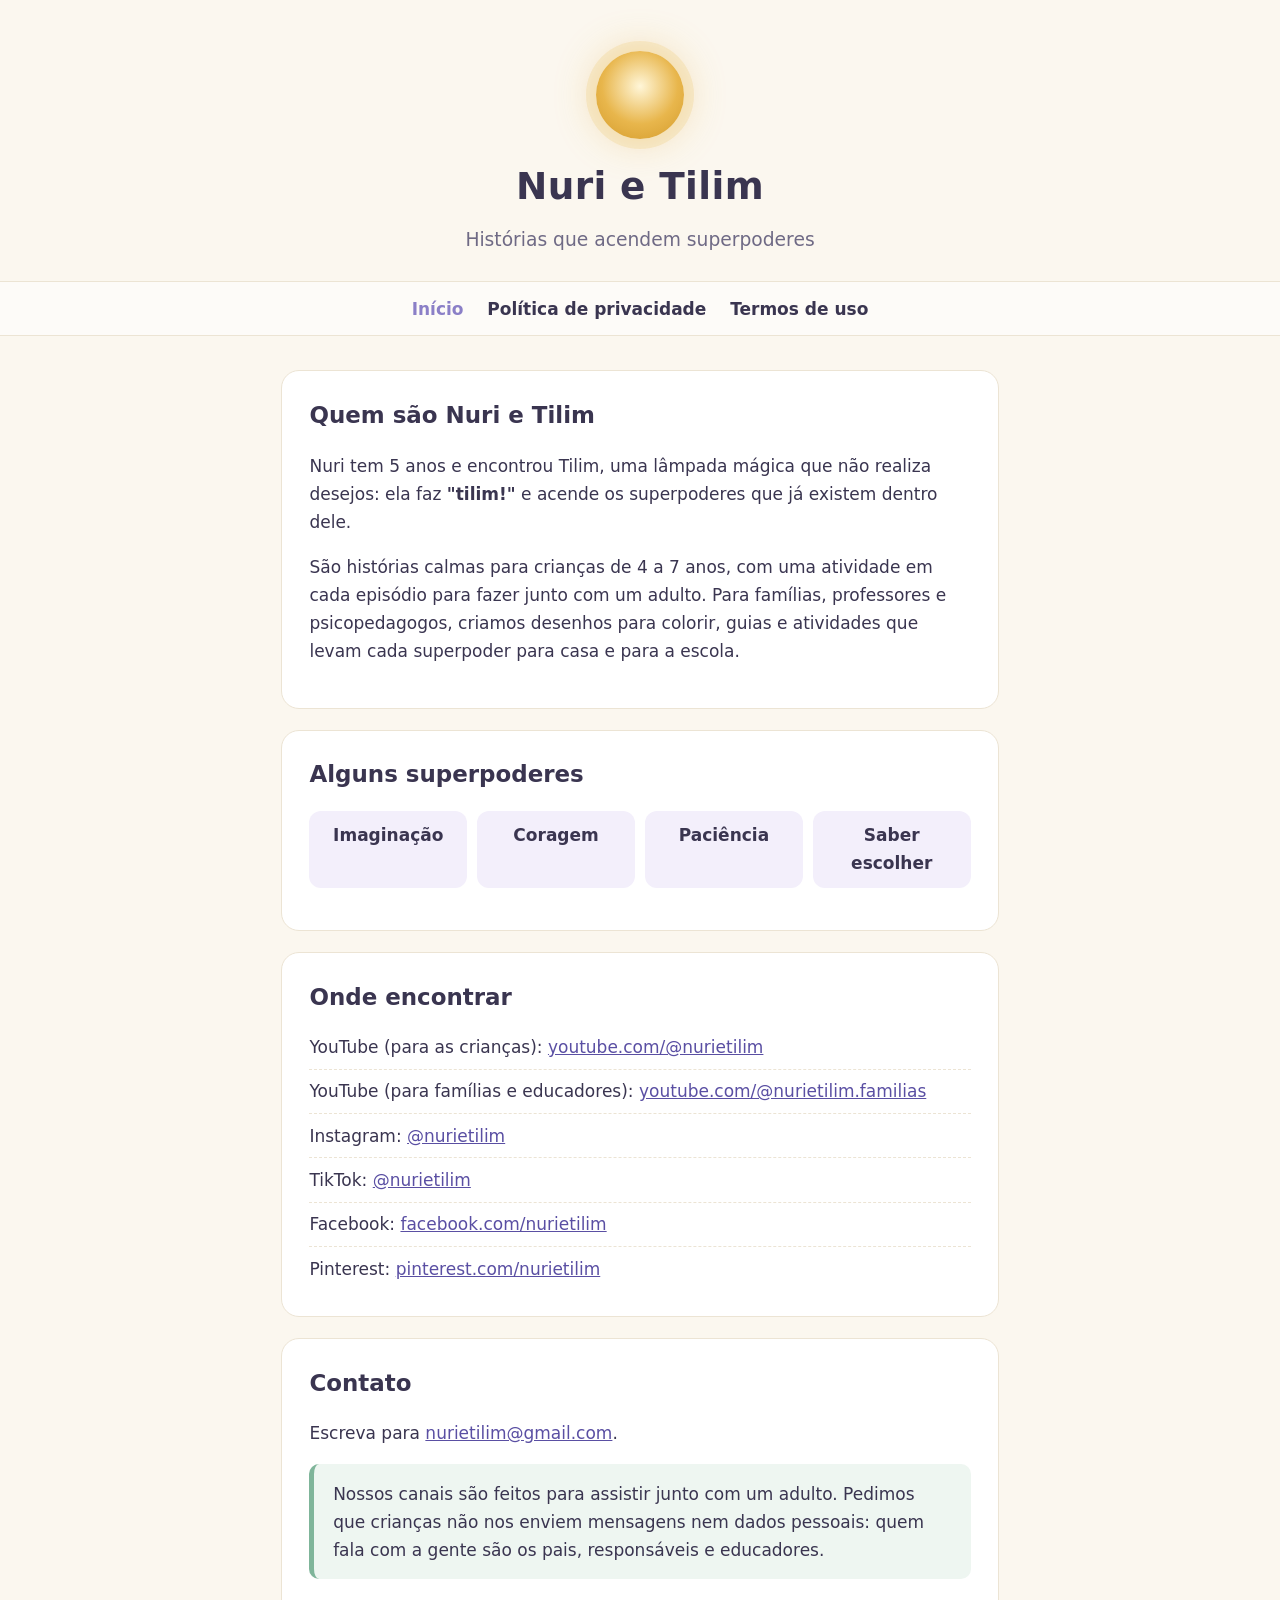
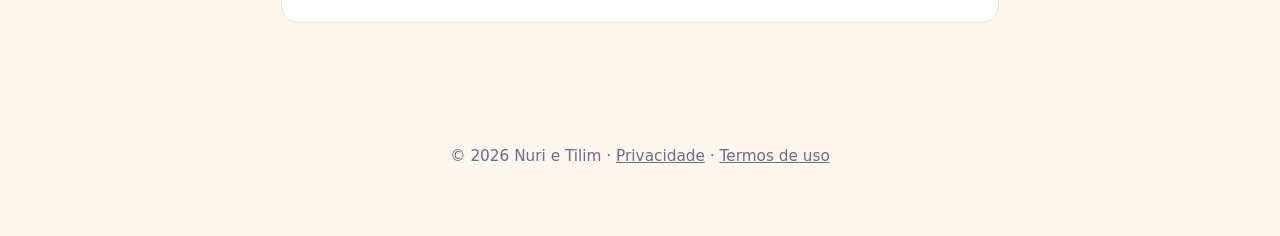
<file: index.html>
<!DOCTYPE html>
<html lang="pt-BR">
<head>
  <meta charset="utf-8">
  <meta name="viewport" content="width=device-width, initial-scale=1">
  <title>Nuri e Tilim — histórias que acendem superpoderes</title>
  <meta name="description" content="Histórias calmas e atividades para crianças de 4 a 7 anos, com materiais para famílias e educadores.">
  <link rel="stylesheet" href="style.css">
</head>
<body>
  <header>
    <div class="lampada" aria-hidden="true"></div>
    <h1>Nuri e Tilim</h1>
    <p class="subtitulo">Histórias que acendem superpoderes</p>
  </header>

  <nav aria-label="Navegação principal">
    <a href="index.html" aria-current="page">Início</a>
    <a href="privacidade.html">Política de privacidade</a>
    <a href="termos.html">Termos de uso</a>
  </nav>

  <main>
    <section class="cartao">
      <h2>Quem são Nuri e Tilim</h2>
      <p>Nuri tem 5 anos e encontrou Tilim, uma lâmpada mágica que não realiza desejos: ela faz <strong>"tilim!"</strong> e acende os superpoderes que já existem dentro dele.</p>
      <p>São histórias calmas para crianças de 4 a 7 anos, com uma atividade em cada episódio para fazer junto com um adulto. Para famílias, professores e psicopedagogos, criamos desenhos para colorir, guias e atividades que levam cada superpoder para casa e para a escola.</p>
    </section>

    <section class="cartao">
      <h2>Alguns superpoderes</h2>
      <ul class="poderes">
        <li>Imaginação</li>
        <li>Coragem</li>
        <li>Paciência</li>
        <li>Saber escolher</li>
      </ul>
    </section>

    <section class="cartao">
      <h2>Onde encontrar</h2>
      <ul class="canais">
        <li>YouTube (para as crianças): <a href="https://www.youtube.com/@nurietilim">youtube.com/@nurietilim</a></li>
        <li>YouTube (para famílias e educadores): <a href="https://www.youtube.com/@nurietilim.familias">youtube.com/@nurietilim.familias</a></li>
        <li>Instagram: <a href="https://www.instagram.com/nurietilim/">@nurietilim</a></li>
        <li>TikTok: <a href="https://www.tiktok.com/@nurietilim">@nurietilim</a></li>
        <li>Facebook: <a href="https://www.facebook.com/nurietilim">facebook.com/nurietilim</a></li>
        <li>Pinterest: <a href="https://br.pinterest.com/nurietilim/">pinterest.com/nurietilim</a></li>
      </ul>
    </section>

    <section class="cartao">
      <h2>Contato</h2>
      <p>Escreva para <a href="mailto:nurietilim@gmail.com">nurietilim@gmail.com</a>.</p>
      <p class="aviso">Nossos canais são feitos para assistir junto com um adulto. Pedimos que crianças não nos enviem mensagens nem dados pessoais: quem fala com a gente são os pais, responsáveis e educadores.</p>
    </section>
  </main>

  <footer>
    <p>© 2026 Nuri e Tilim · <a href="privacidade.html">Privacidade</a> · <a href="termos.html">Termos de uso</a></p>
  </footer>
</body>
</html>
</file>
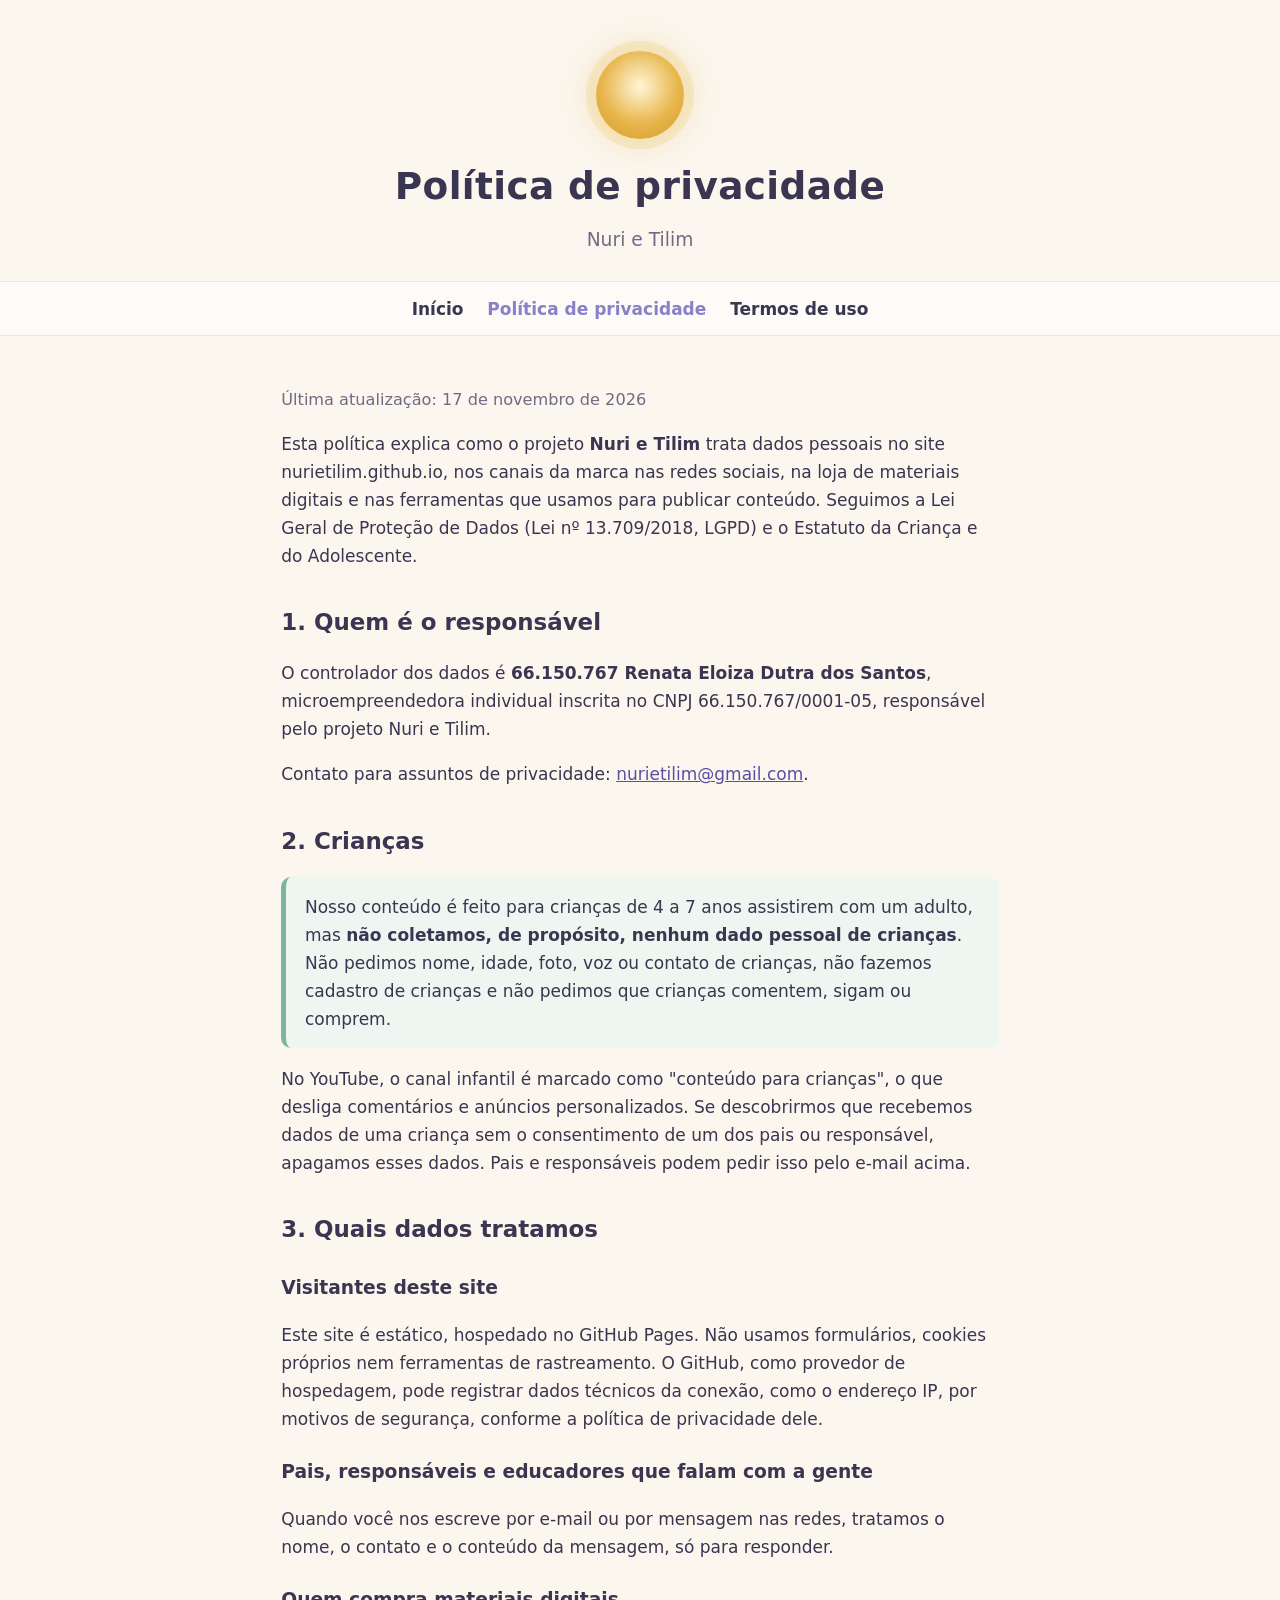
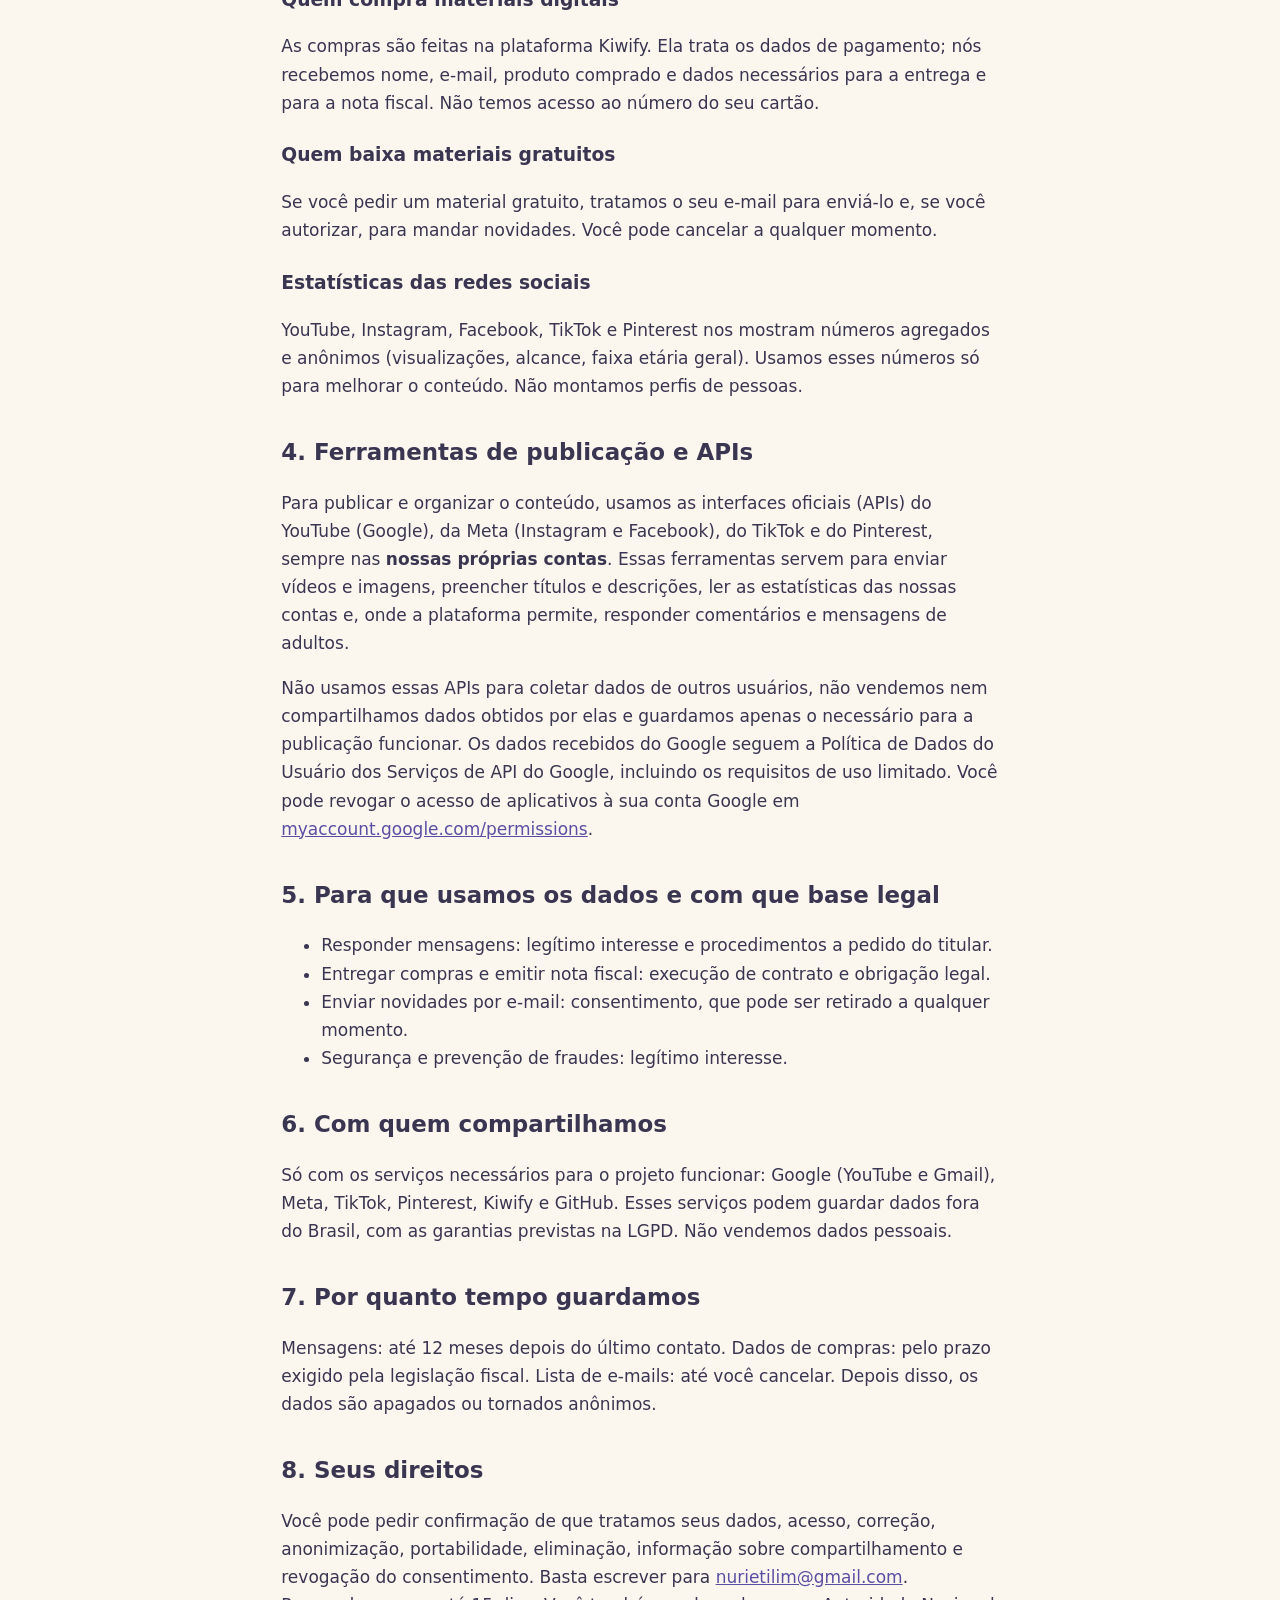
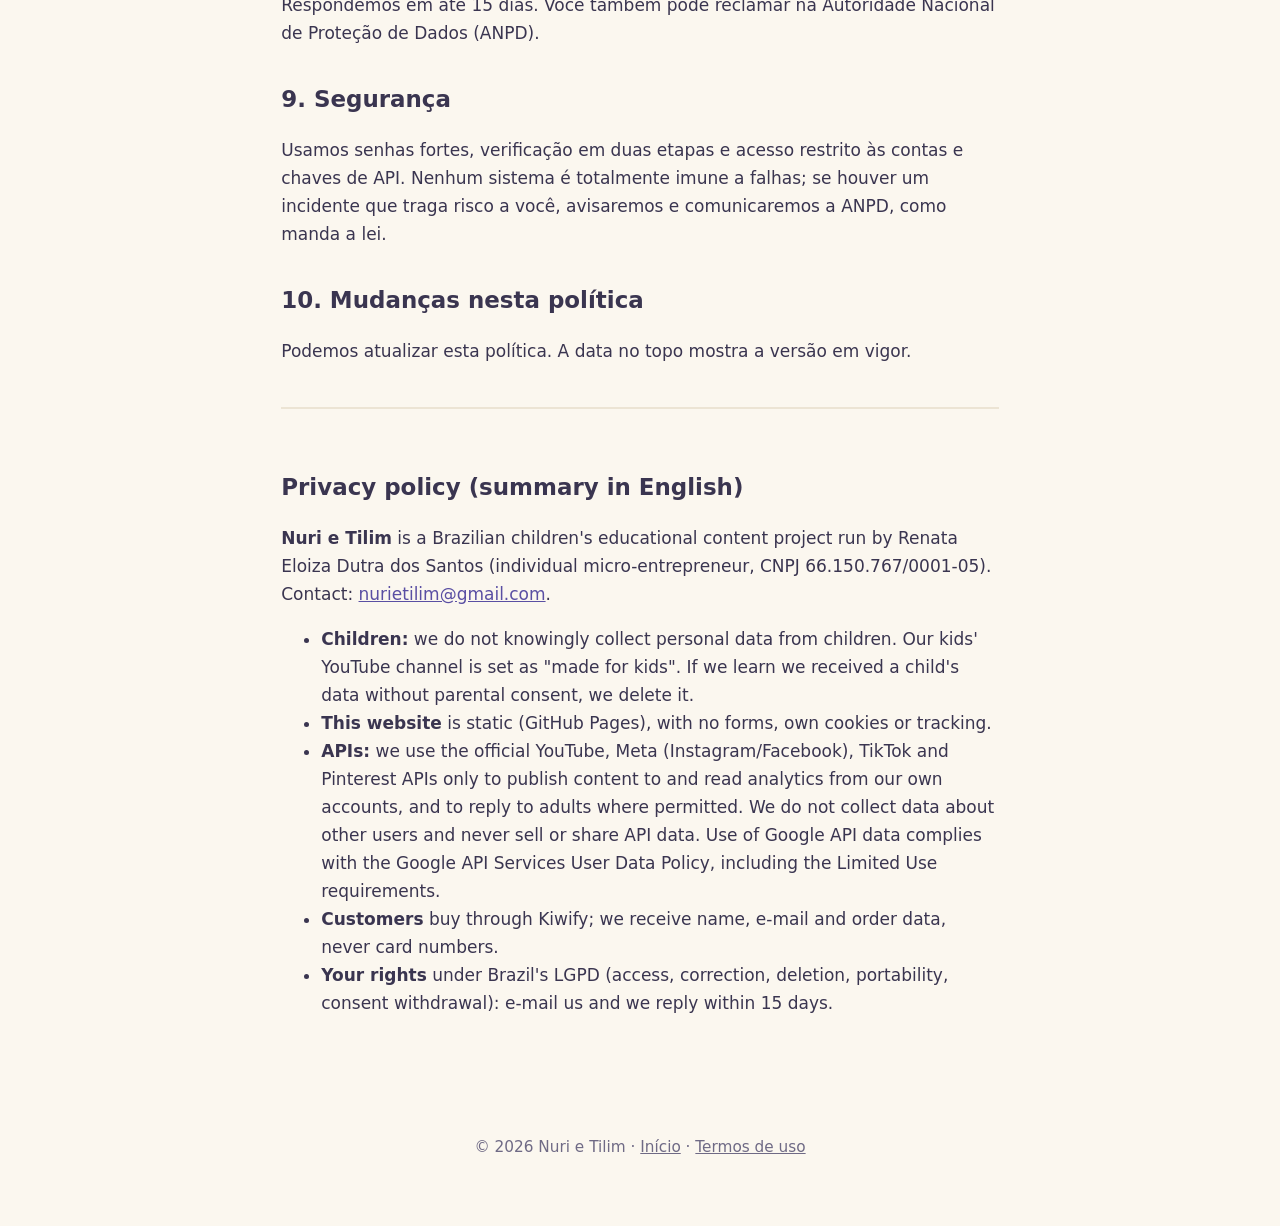
<file: privacidade.html>
<!DOCTYPE html>
<html lang="pt-BR">
<head>
  <meta charset="utf-8">
  <meta name="viewport" content="width=device-width, initial-scale=1">
  <title>Política de privacidade — Nuri e Tilim</title>
  <meta name="description" content="Como Nuri e Tilim trata dados pessoais, em conformidade com a LGPD.">
  <link rel="stylesheet" href="style.css">
</head>
<body>
  <header>
    <div class="lampada" aria-hidden="true"></div>
    <h1>Política de privacidade</h1>
    <p class="subtitulo">Nuri e Tilim</p>
  </header>

  <nav aria-label="Navegação principal">
    <a href="index.html">Início</a>
    <a href="privacidade.html" aria-current="page">Política de privacidade</a>
    <a href="termos.html">Termos de uso</a>
  </nav>

  <main>
    <p class="atualizado">Última atualização: 17 de novembro de 2026</p>

    <p>Esta política explica como o projeto <strong>Nuri e Tilim</strong> trata dados pessoais no site nurietilim.github.io, nos canais da marca nas redes sociais, na loja de materiais digitais e nas ferramentas que usamos para publicar conteúdo. Seguimos a Lei Geral de Proteção de Dados (Lei nº 13.709/2018, LGPD) e o Estatuto da Criança e do Adolescente.</p>

    <h2>1. Quem é o responsável</h2>
    <p>O controlador dos dados é <strong>66.150.767 Renata Eloiza Dutra dos Santos</strong>, microempreendedora individual inscrita no CNPJ 66.150.767/0001-05, responsável pelo projeto Nuri e Tilim.</p>
    <p>Contato para assuntos de privacidade: <a href="mailto:nurietilim@gmail.com">nurietilim@gmail.com</a>.</p>

    <h2>2. Crianças</h2>
    <p class="aviso">Nosso conteúdo é feito para crianças de 4 a 7 anos assistirem com um adulto, mas <strong>não coletamos, de propósito, nenhum dado pessoal de crianças</strong>. Não pedimos nome, idade, foto, voz ou contato de crianças, não fazemos cadastro de crianças e não pedimos que crianças comentem, sigam ou comprem.</p>
    <p>No YouTube, o canal infantil é marcado como "conteúdo para crianças", o que desliga comentários e anúncios personalizados. Se descobrirmos que recebemos dados de uma criança sem o consentimento de um dos pais ou responsável, apagamos esses dados. Pais e responsáveis podem pedir isso pelo e-mail acima.</p>

    <h2>3. Quais dados tratamos</h2>
    <h3>Visitantes deste site</h3>
    <p>Este site é estático, hospedado no GitHub Pages. Não usamos formulários, cookies próprios nem ferramentas de rastreamento. O GitHub, como provedor de hospedagem, pode registrar dados técnicos da conexão, como o endereço IP, por motivos de segurança, conforme a política de privacidade dele.</p>

    <h3>Pais, responsáveis e educadores que falam com a gente</h3>
    <p>Quando você nos escreve por e-mail ou por mensagem nas redes, tratamos o nome, o contato e o conteúdo da mensagem, só para responder.</p>

    <h3>Quem compra materiais digitais</h3>
    <p>As compras são feitas na plataforma Kiwify. Ela trata os dados de pagamento; nós recebemos nome, e-mail, produto comprado e dados necessários para a entrega e para a nota fiscal. Não temos acesso ao número do seu cartão.</p>

    <h3>Quem baixa materiais gratuitos</h3>
    <p>Se você pedir um material gratuito, tratamos o seu e-mail para enviá-lo e, se você autorizar, para mandar novidades. Você pode cancelar a qualquer momento.</p>

    <h3>Estatísticas das redes sociais</h3>
    <p>YouTube, Instagram, Facebook, TikTok e Pinterest nos mostram números agregados e anônimos (visualizações, alcance, faixa etária geral). Usamos esses números só para melhorar o conteúdo. Não montamos perfis de pessoas.</p>

    <h2>4. Ferramentas de publicação e APIs</h2>
    <p>Para publicar e organizar o conteúdo, usamos as interfaces oficiais (APIs) do YouTube (Google), da Meta (Instagram e Facebook), do TikTok e do Pinterest, sempre nas <strong>nossas próprias contas</strong>. Essas ferramentas servem para enviar vídeos e imagens, preencher títulos e descrições, ler as estatísticas das nossas contas e, onde a plataforma permite, responder comentários e mensagens de adultos.</p>
    <p>Não usamos essas APIs para coletar dados de outros usuários, não vendemos nem compartilhamos dados obtidos por elas e guardamos apenas o necessário para a publicação funcionar. Os dados recebidos do Google seguem a Política de Dados do Usuário dos Serviços de API do Google, incluindo os requisitos de uso limitado. Você pode revogar o acesso de aplicativos à sua conta Google em <a href="https://myaccount.google.com/permissions">myaccount.google.com/permissions</a>.</p>

    <h2>5. Para que usamos os dados e com que base legal</h2>
    <ul>
      <li>Responder mensagens: legítimo interesse e procedimentos a pedido do titular.</li>
      <li>Entregar compras e emitir nota fiscal: execução de contrato e obrigação legal.</li>
      <li>Enviar novidades por e-mail: consentimento, que pode ser retirado a qualquer momento.</li>
      <li>Segurança e prevenção de fraudes: legítimo interesse.</li>
    </ul>

    <h2>6. Com quem compartilhamos</h2>
    <p>Só com os serviços necessários para o projeto funcionar: Google (YouTube e Gmail), Meta, TikTok, Pinterest, Kiwify e GitHub. Esses serviços podem guardar dados fora do Brasil, com as garantias previstas na LGPD. Não vendemos dados pessoais.</p>

    <h2>7. Por quanto tempo guardamos</h2>
    <p>Mensagens: até 12 meses depois do último contato. Dados de compras: pelo prazo exigido pela legislação fiscal. Lista de e-mails: até você cancelar. Depois disso, os dados são apagados ou tornados anônimos.</p>

    <h2>8. Seus direitos</h2>
    <p>Você pode pedir confirmação de que tratamos seus dados, acesso, correção, anonimização, portabilidade, eliminação, informação sobre compartilhamento e revogação do consentimento. Basta escrever para <a href="mailto:nurietilim@gmail.com">nurietilim@gmail.com</a>. Respondemos em até 15 dias. Você também pode reclamar na Autoridade Nacional de Proteção de Dados (ANPD).</p>

    <h2>9. Segurança</h2>
    <p>Usamos senhas fortes, verificação em duas etapas e acesso restrito às contas e chaves de API. Nenhum sistema é totalmente imune a falhas; se houver um incidente que traga risco a você, avisaremos e comunicaremos a ANPD, como manda a lei.</p>

    <h2>10. Mudanças nesta política</h2>
    <p>Podemos atualizar esta política. A data no topo mostra a versão em vigor.</p>

    <section class="en" lang="en">
      <h2>Privacy policy (summary in English)</h2>
      <p><strong>Nuri e Tilim</strong> is a Brazilian children's educational content project run by Renata Eloiza Dutra dos Santos (individual micro-entrepreneur, CNPJ 66.150.767/0001-05). Contact: <a href="mailto:nurietilim@gmail.com">nurietilim@gmail.com</a>.</p>
      <ul>
        <li><strong>Children:</strong> we do not knowingly collect personal data from children. Our kids' YouTube channel is set as "made for kids". If we learn we received a child's data without parental consent, we delete it.</li>
        <li><strong>This website</strong> is static (GitHub Pages), with no forms, own cookies or tracking.</li>
        <li><strong>APIs:</strong> we use the official YouTube, Meta (Instagram/Facebook), TikTok and Pinterest APIs only to publish content to and read analytics from our own accounts, and to reply to adults where permitted. We do not collect data about other users and never sell or share API data. Use of Google API data complies with the Google API Services User Data Policy, including the Limited Use requirements.</li>
        <li><strong>Customers</strong> buy through Kiwify; we receive name, e-mail and order data, never card numbers.</li>
        <li><strong>Your rights</strong> under Brazil's LGPD (access, correction, deletion, portability, consent withdrawal): e-mail us and we reply within 15 days.</li>
      </ul>
    </section>
  </main>

  <footer>
    <p>© 2026 Nuri e Tilim · <a href="index.html">Início</a> · <a href="termos.html">Termos de uso</a></p>
  </footer>
</body>
</html>
</file>
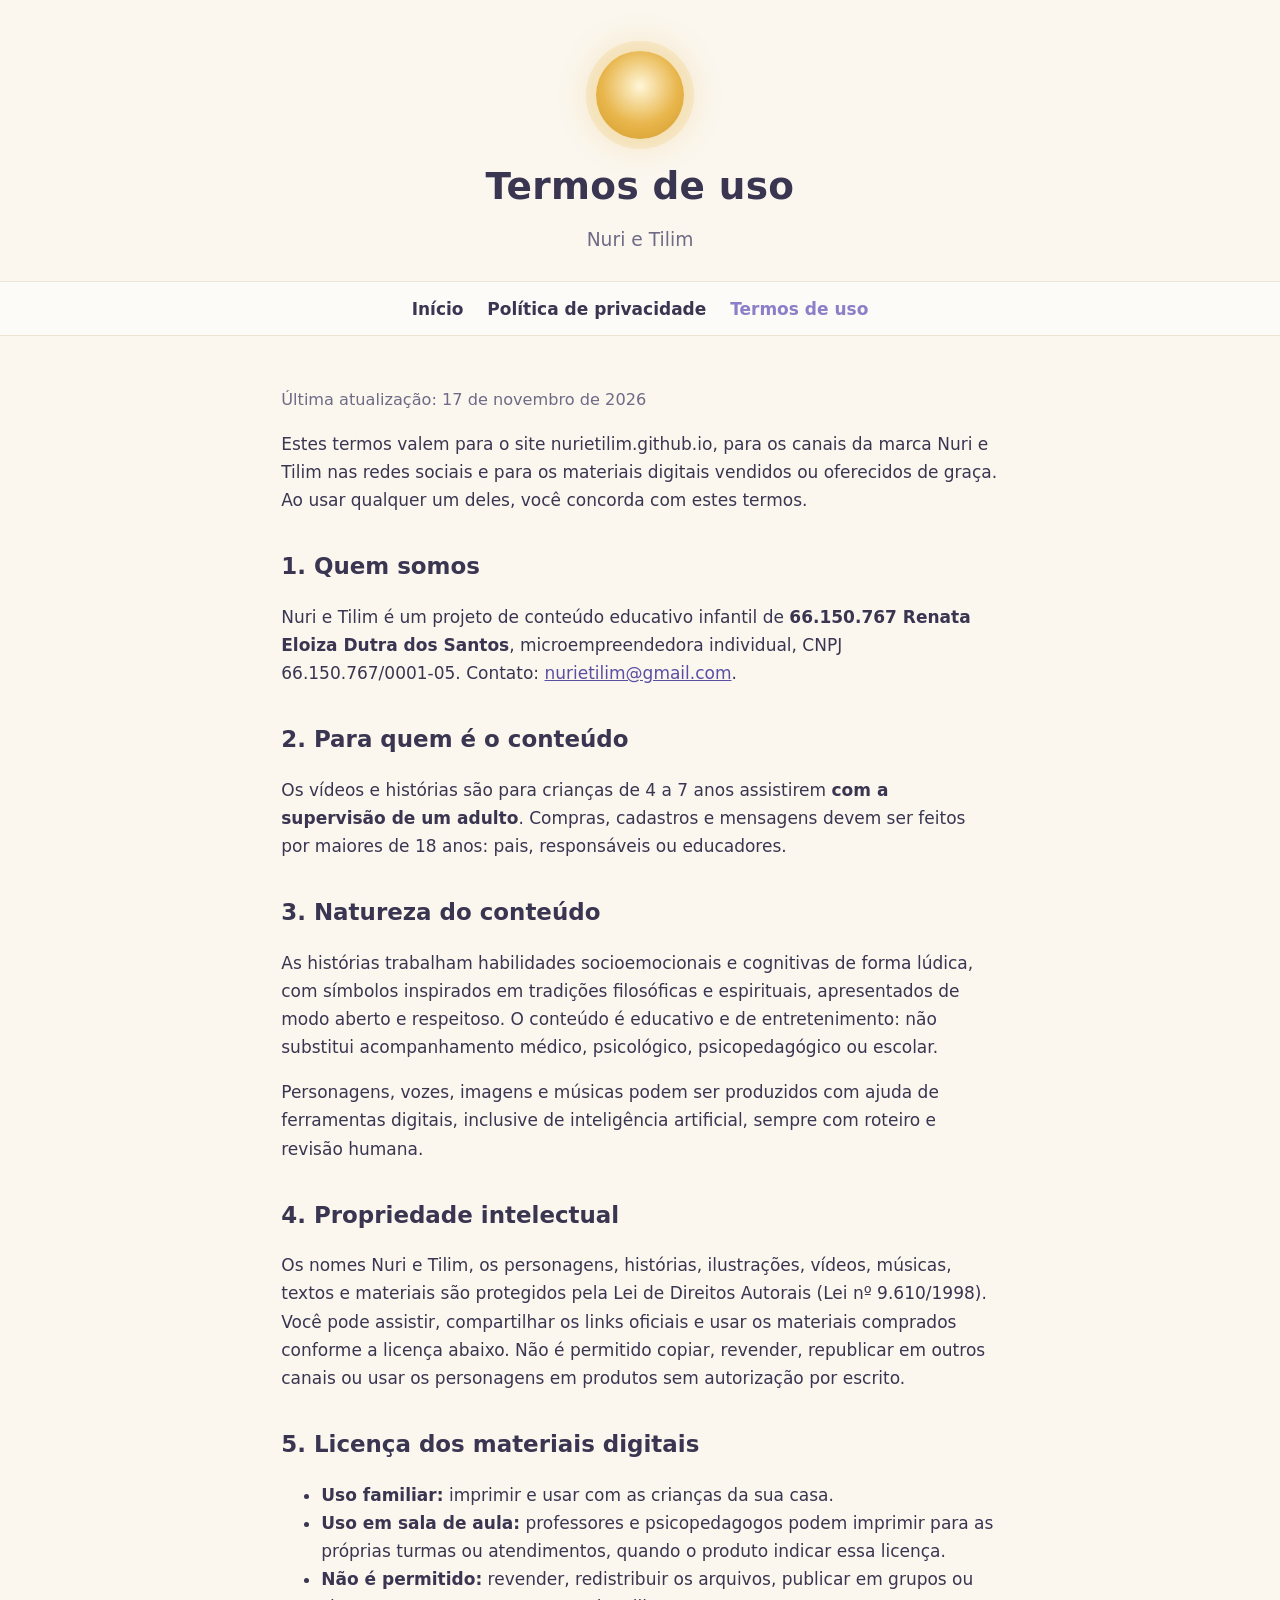
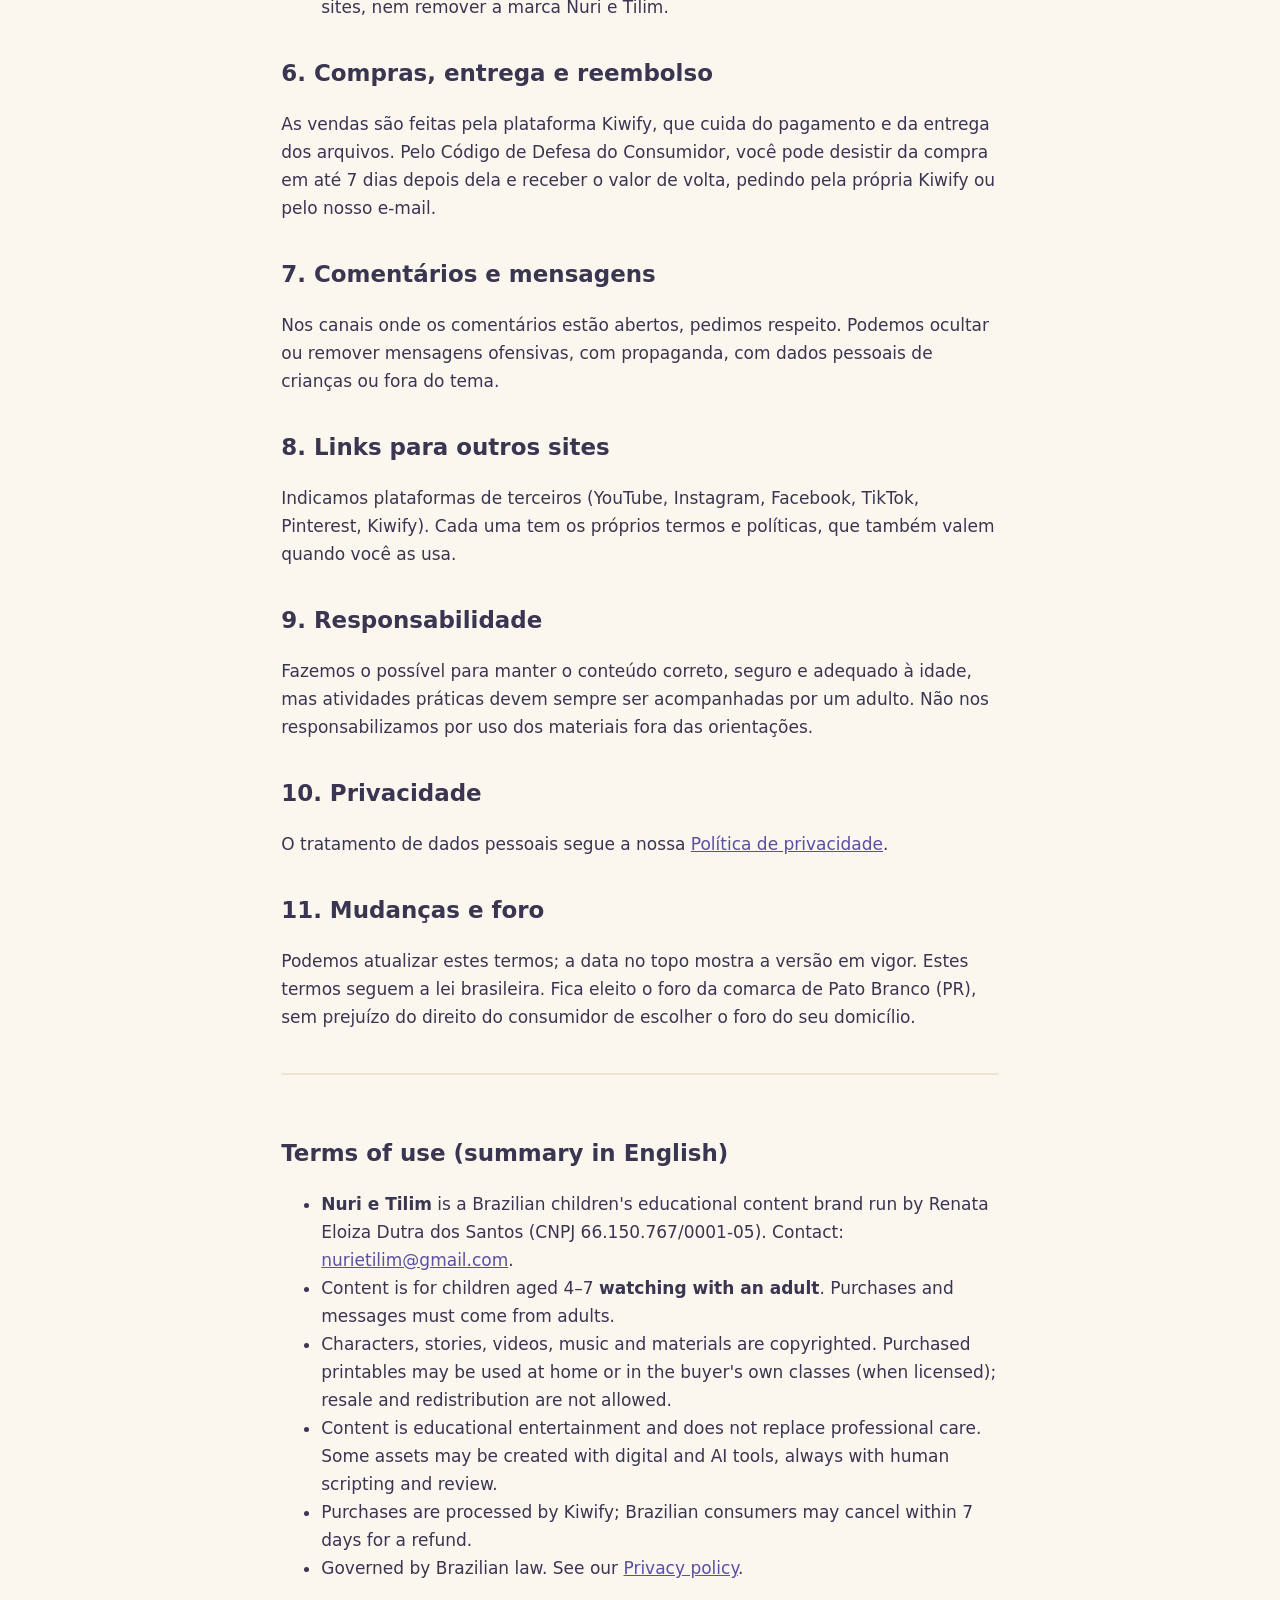
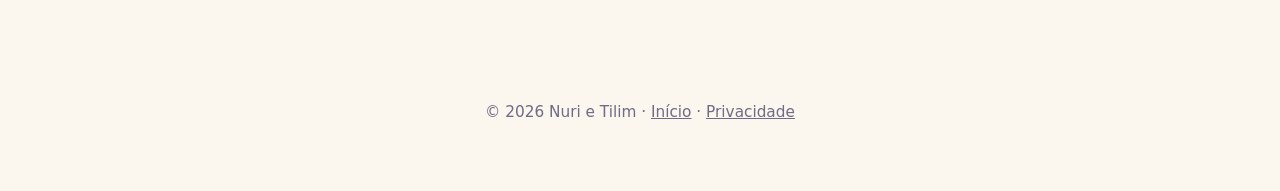
<file: termos.html>
<!DOCTYPE html>
<html lang="pt-BR">
<head>
  <meta charset="utf-8">
  <meta name="viewport" content="width=device-width, initial-scale=1">
  <title>Termos de uso — Nuri e Tilim</title>
  <meta name="description" content="Termos de uso do site, dos canais e dos materiais de Nuri e Tilim.">
  <link rel="stylesheet" href="style.css">
</head>
<body>
  <header>
    <div class="lampada" aria-hidden="true"></div>
    <h1>Termos de uso</h1>
    <p class="subtitulo">Nuri e Tilim</p>
  </header>

  <nav aria-label="Navegação principal">
    <a href="index.html">Início</a>
    <a href="privacidade.html">Política de privacidade</a>
    <a href="termos.html" aria-current="page">Termos de uso</a>
  </nav>

  <main>
    <p class="atualizado">Última atualização: 17 de novembro de 2026</p>

    <p>Estes termos valem para o site nurietilim.github.io, para os canais da marca Nuri e Tilim nas redes sociais e para os materiais digitais vendidos ou oferecidos de graça. Ao usar qualquer um deles, você concorda com estes termos.</p>

    <h2>1. Quem somos</h2>
    <p>Nuri e Tilim é um projeto de conteúdo educativo infantil de <strong>66.150.767 Renata Eloiza Dutra dos Santos</strong>, microempreendedora individual, CNPJ 66.150.767/0001-05. Contato: <a href="mailto:nurietilim@gmail.com">nurietilim@gmail.com</a>.</p>

    <h2>2. Para quem é o conteúdo</h2>
    <p>Os vídeos e histórias são para crianças de 4 a 7 anos assistirem <strong>com a supervisão de um adulto</strong>. Compras, cadastros e mensagens devem ser feitos por maiores de 18 anos: pais, responsáveis ou educadores.</p>

    <h2>3. Natureza do conteúdo</h2>
    <p>As histórias trabalham habilidades socioemocionais e cognitivas de forma lúdica, com símbolos inspirados em tradições filosóficas e espirituais, apresentados de modo aberto e respeitoso. O conteúdo é educativo e de entretenimento: não substitui acompanhamento médico, psicológico, psicopedagógico ou escolar.</p>
    <p>Personagens, vozes, imagens e músicas podem ser produzidos com ajuda de ferramentas digitais, inclusive de inteligência artificial, sempre com roteiro e revisão humana.</p>

    <h2>4. Propriedade intelectual</h2>
    <p>Os nomes Nuri e Tilim, os personagens, histórias, ilustrações, vídeos, músicas, textos e materiais são protegidos pela Lei de Direitos Autorais (Lei nº 9.610/1998). Você pode assistir, compartilhar os links oficiais e usar os materiais comprados conforme a licença abaixo. Não é permitido copiar, revender, republicar em outros canais ou usar os personagens em produtos sem autorização por escrito.</p>

    <h2>5. Licença dos materiais digitais</h2>
    <ul>
      <li><strong>Uso familiar:</strong> imprimir e usar com as crianças da sua casa.</li>
      <li><strong>Uso em sala de aula:</strong> professores e psicopedagogos podem imprimir para as próprias turmas ou atendimentos, quando o produto indicar essa licença.</li>
      <li><strong>Não é permitido:</strong> revender, redistribuir os arquivos, publicar em grupos ou sites, nem remover a marca Nuri e Tilim.</li>
    </ul>

    <h2>6. Compras, entrega e reembolso</h2>
    <p>As vendas são feitas pela plataforma Kiwify, que cuida do pagamento e da entrega dos arquivos. Pelo Código de Defesa do Consumidor, você pode desistir da compra em até 7 dias depois dela e receber o valor de volta, pedindo pela própria Kiwify ou pelo nosso e-mail.</p>

    <h2>7. Comentários e mensagens</h2>
    <p>Nos canais onde os comentários estão abertos, pedimos respeito. Podemos ocultar ou remover mensagens ofensivas, com propaganda, com dados pessoais de crianças ou fora do tema.</p>

    <h2>8. Links para outros sites</h2>
    <p>Indicamos plataformas de terceiros (YouTube, Instagram, Facebook, TikTok, Pinterest, Kiwify). Cada uma tem os próprios termos e políticas, que também valem quando você as usa.</p>

    <h2>9. Responsabilidade</h2>
    <p>Fazemos o possível para manter o conteúdo correto, seguro e adequado à idade, mas atividades práticas devem sempre ser acompanhadas por um adulto. Não nos responsabilizamos por uso dos materiais fora das orientações.</p>

    <h2>10. Privacidade</h2>
    <p>O tratamento de dados pessoais segue a nossa <a href="privacidade.html">Política de privacidade</a>.</p>

    <h2>11. Mudanças e foro</h2>
    <p>Podemos atualizar estes termos; a data no topo mostra a versão em vigor. Estes termos seguem a lei brasileira. Fica eleito o foro da comarca de Pato Branco (PR), sem prejuízo do direito do consumidor de escolher o foro do seu domicílio.</p>

    <section class="en" lang="en">
      <h2>Terms of use (summary in English)</h2>
      <ul>
        <li><strong>Nuri e Tilim</strong> is a Brazilian children's educational content brand run by Renata Eloiza Dutra dos Santos (CNPJ 66.150.767/0001-05). Contact: <a href="mailto:nurietilim@gmail.com">nurietilim@gmail.com</a>.</li>
        <li>Content is for children aged 4–7 <strong>watching with an adult</strong>. Purchases and messages must come from adults.</li>
        <li>Characters, stories, videos, music and materials are copyrighted. Purchased printables may be used at home or in the buyer's own classes (when licensed); resale and redistribution are not allowed.</li>
        <li>Content is educational entertainment and does not replace professional care. Some assets may be created with digital and AI tools, always with human scripting and review.</li>
        <li>Purchases are processed by Kiwify; Brazilian consumers may cancel within 7 days for a refund.</li>
        <li>Governed by Brazilian law. See our <a href="privacidade.html">Privacy policy</a>.</li>
      </ul>
    </section>
  </main>

  <footer>
    <p>© 2026 Nuri e Tilim · <a href="index.html">Início</a> · <a href="privacidade.html">Privacidade</a></p>
  </footer>
</body>
</html>
</file>
<file: style.css>
:root {
  --fundo: #fbf7ef;
  --texto: #3a3550;
  --suave: #6f6a85;
  --lilas: #8b7fc7;
  --dourado: #e8b64c;
  --verde: #7fb59a;
  --cartao: #ffffff;
  --borda: #ece4d4;
}

* { box-sizing: border-box; }

html { font-size: 17px; }

body {
  margin: 0;
  background: var(--fundo);
  color: var(--texto);
  font-family: "Nunito", "Segoe UI", system-ui, -apple-system, sans-serif;
  line-height: 1.65;
}

a { color: #5a4fa3; }
a:hover { color: var(--texto); }

header {
  text-align: center;
  padding: 3rem 1.25rem 1.5rem;
}

.lampada {
  width: 88px;
  height: 88px;
  margin: 0 auto 1rem;
  border-radius: 50%;
  background: radial-gradient(circle at 50% 40%, #fff6d8 0%, var(--dourado) 55%, #d39a2a 100%);
  box-shadow: 0 0 0 10px rgba(232, 182, 76, 0.18), 0 0 40px rgba(232, 182, 76, 0.45);
}

h1 {
  font-size: 2.2rem;
  margin: 0;
  letter-spacing: 0.01em;
}

.subtitulo {
  color: var(--suave);
  margin: 0.4rem 0 0;
  font-size: 1.1rem;
}

nav {
  display: flex;
  justify-content: center;
  flex-wrap: wrap;
  gap: 0.5rem 1.4rem;
  padding: 0.75rem 1rem;
  border-top: 1px solid var(--borda);
  border-bottom: 1px solid var(--borda);
  background: rgba(255, 255, 255, 0.6);
}

nav a {
  text-decoration: none;
  font-weight: 700;
  color: var(--texto);
}

nav a[aria-current="page"] { color: var(--lilas); }

main {
  max-width: 760px;
  margin: 0 auto;
  padding: 2rem 1.25rem 3rem;
}

.cartao {
  background: var(--cartao);
  border: 1px solid var(--borda);
  border-radius: 18px;
  padding: 1.5rem 1.6rem;
  margin-bottom: 1.25rem;
}

.cartao h2 { margin-top: 0; }

h2 {
  font-size: 1.35rem;
  margin: 2rem 0 0.5rem;
}

h3 {
  font-size: 1.1rem;
  margin: 1.4rem 0 0.3rem;
}

.poderes {
  display: grid;
  grid-template-columns: repeat(auto-fill, minmax(150px, 1fr));
  gap: 0.6rem;
  padding: 0;
  list-style: none;
}

.poderes li {
  background: #f3effb;
  border-radius: 12px;
  padding: 0.6rem 0.8rem;
  font-weight: 700;
  text-align: center;
}

.canais {
  list-style: none;
  padding: 0;
  margin: 0;
}

.canais li {
  padding: 0.45rem 0;
  border-bottom: 1px dashed var(--borda);
}

.canais li:last-child { border-bottom: 0; }

.aviso {
  background: #eef6f1;
  border-left: 5px solid var(--verde);
  border-radius: 10px;
  padding: 0.9rem 1.1rem;
}

.atualizado {
  color: var(--suave);
  font-size: 0.95rem;
}

.en {
  margin-top: 2.5rem;
  padding-top: 1.5rem;
  border-top: 2px solid var(--borda);
}

footer {
  text-align: center;
  color: var(--suave);
  font-size: 0.9rem;
  padding: 2rem 1rem 3rem;
}

footer a { color: var(--suave); }

@media (prefers-reduced-motion: no-preference) {
  .lampada { animation: brilho 6s ease-in-out infinite; }
  @keyframes brilho {
    0%, 100% { box-shadow: 0 0 0 10px rgba(232, 182, 76, 0.18), 0 0 40px rgba(232, 182, 76, 0.45); }
    50% { box-shadow: 0 0 0 14px rgba(232, 182, 76, 0.22), 0 0 55px rgba(232, 182, 76, 0.55); }
  }
}
</file>
